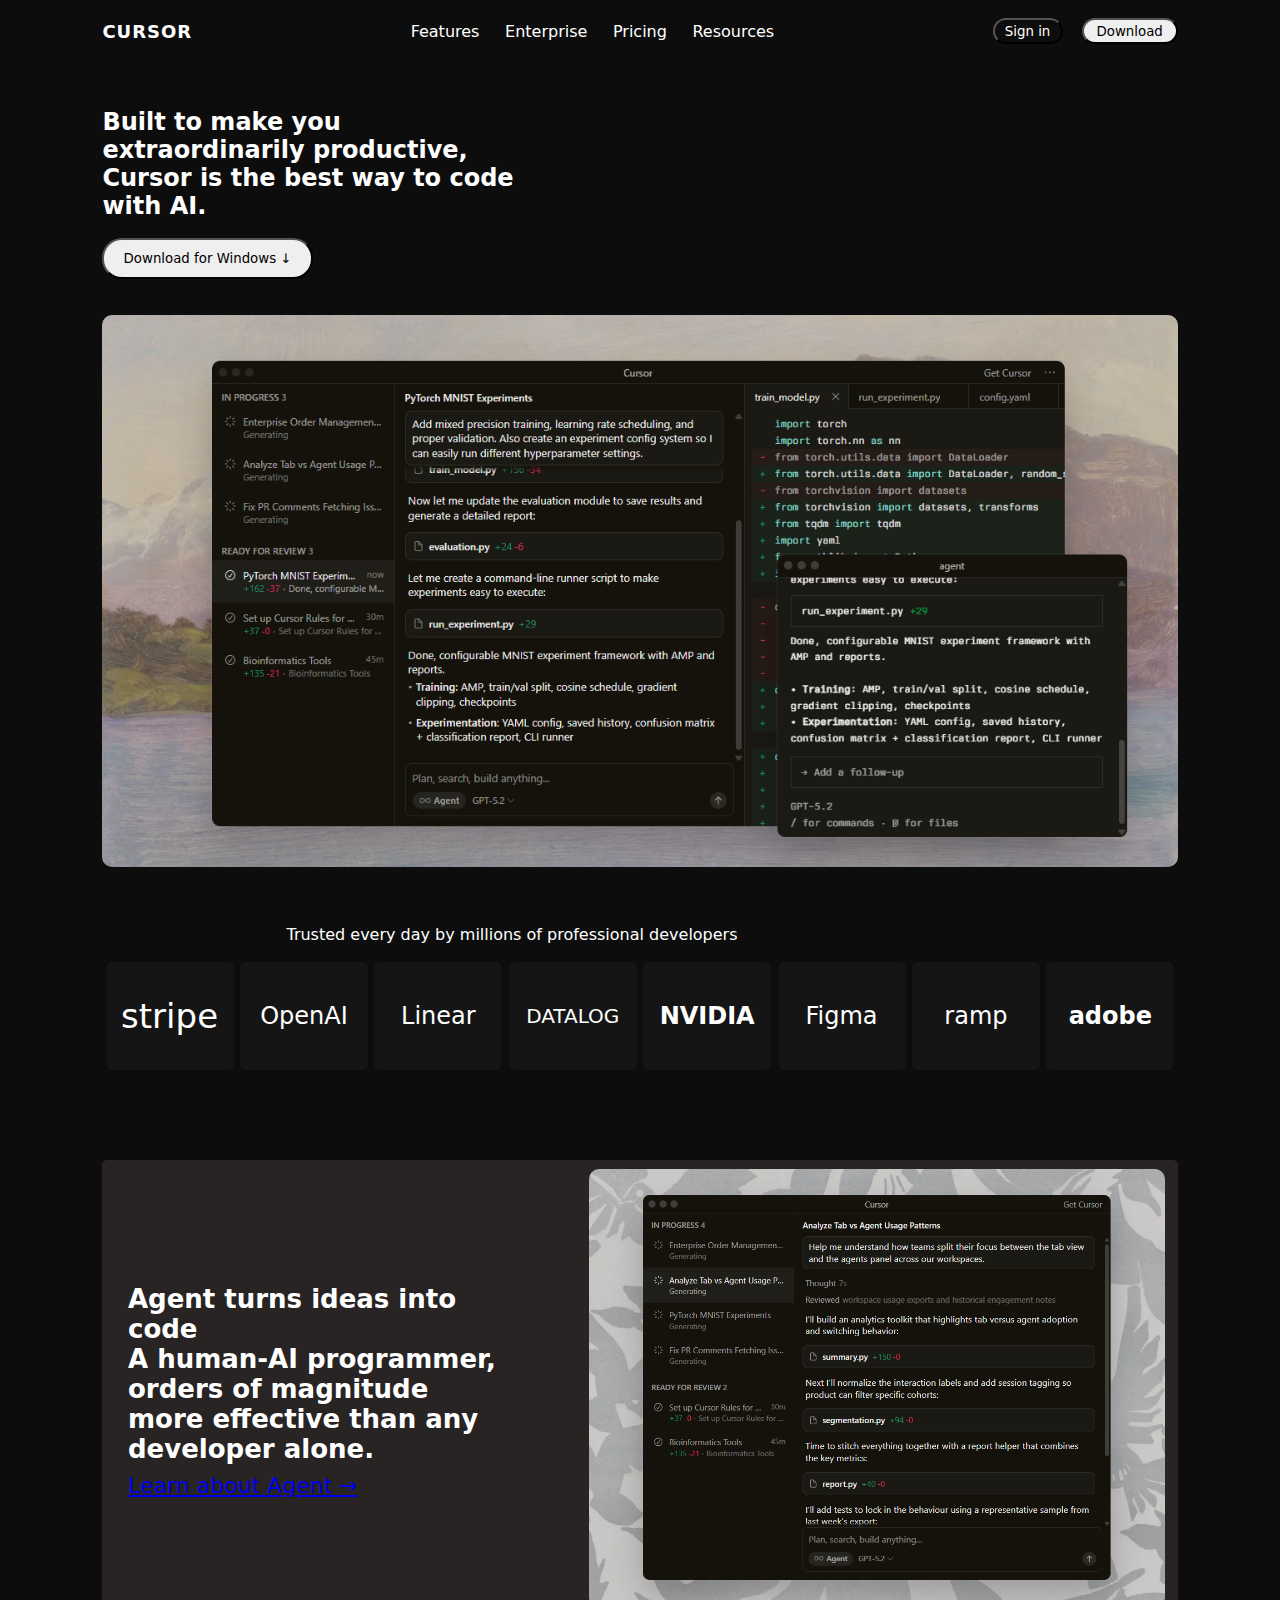
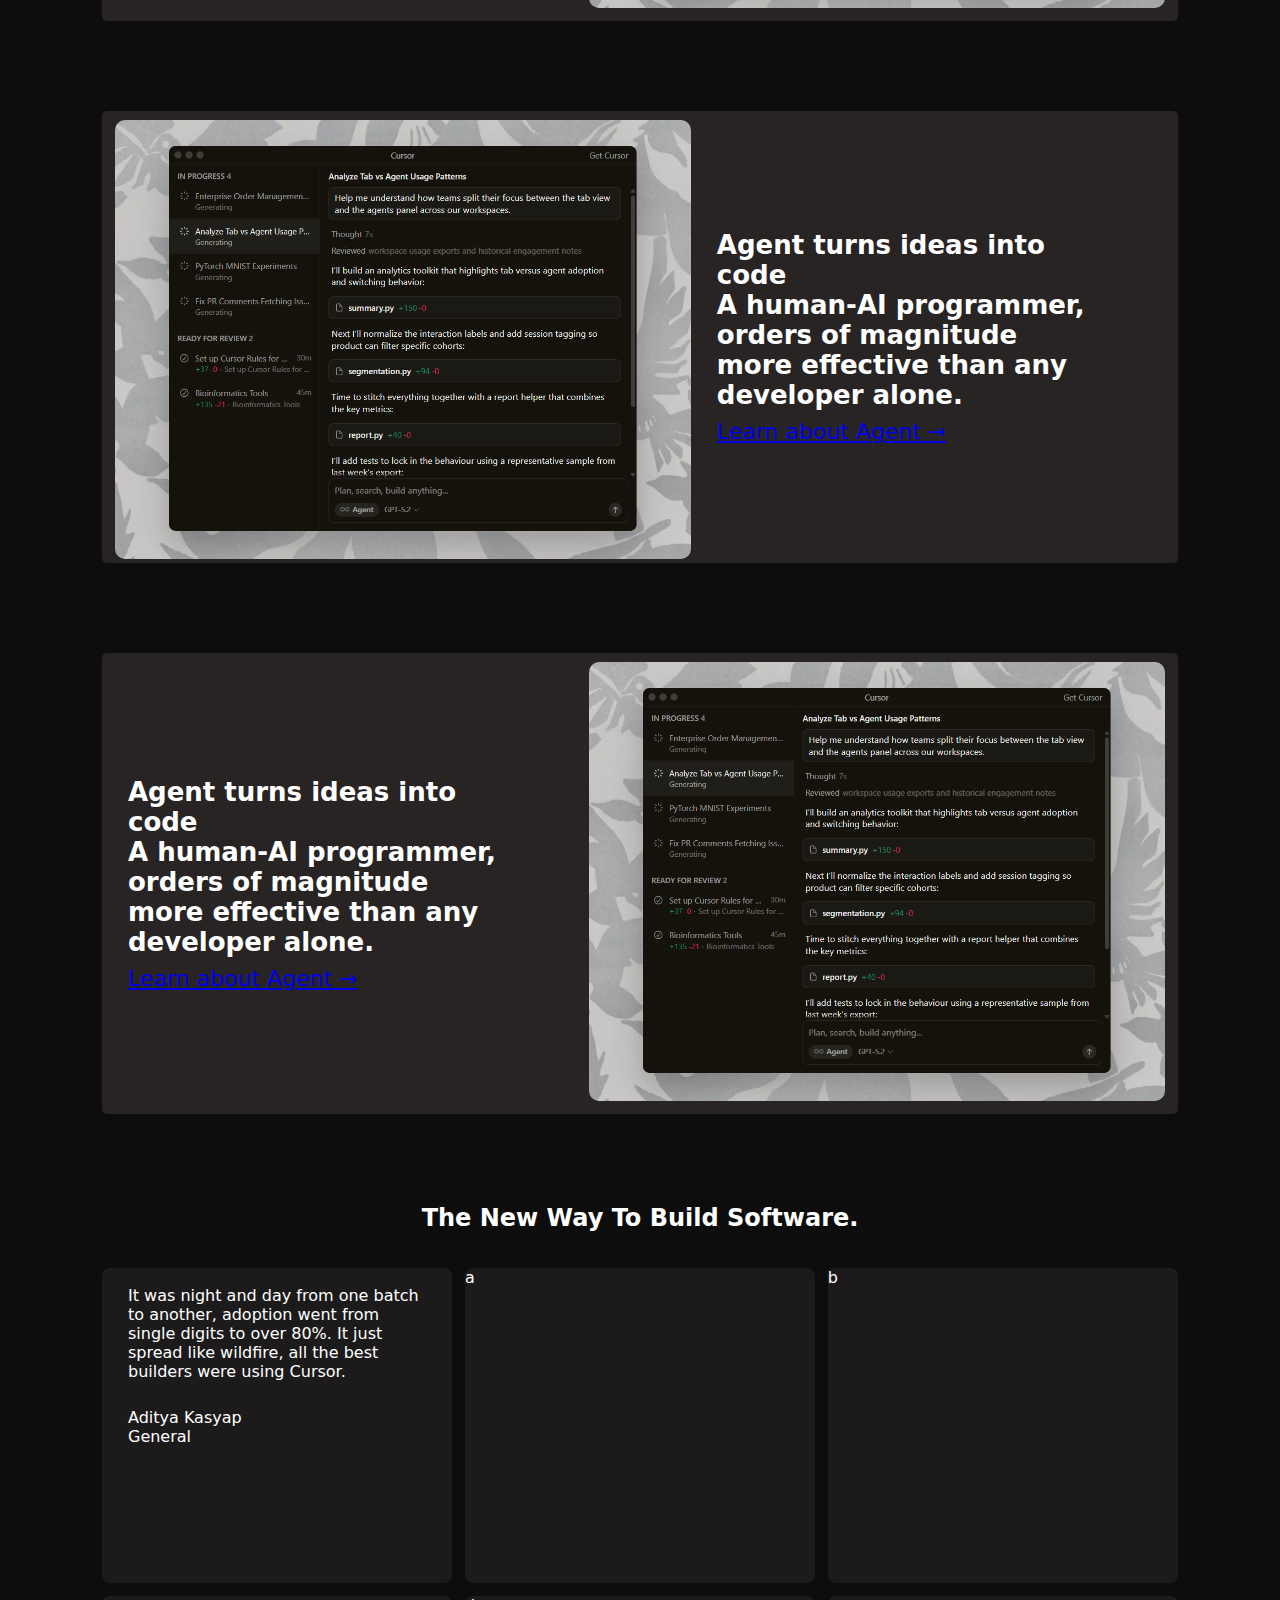
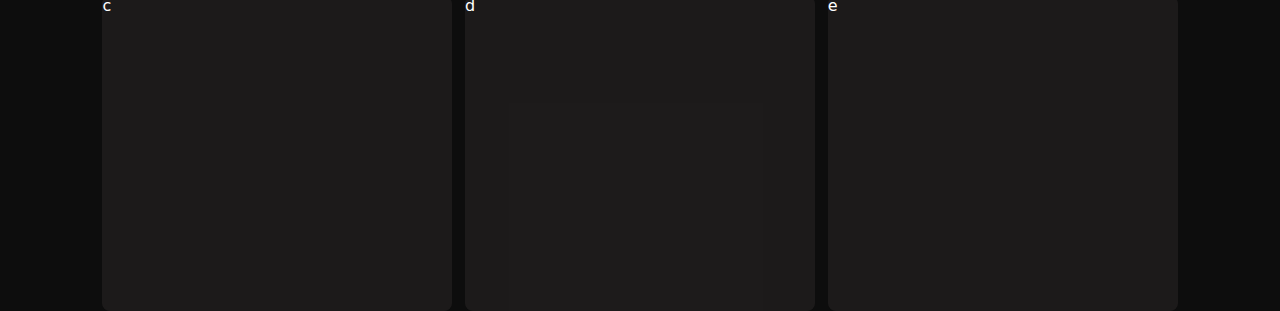
<file: cursor/index.html>
<!DOCTYPE html>
<html lang="en">
<head>
    <meta charset="UTF-8">
    <meta name="viewport" content="width=device-width, initial-scale=1.0">
    <title>Document</title>
    <link rel="stylesheet" href="style.css">

</head>
<body>
    <header class="header">
        <nav class="nav">
            <div class="logo">
                CURSOR
            </div>

            <ul type="none" class="links">
                <li>Features</li>
                <li>Enterprise</li>
                <li>Pricing</li>
                <li>Resources</li>
            </ul>

            <div class="buttons">
                <button class="signin">Sign in</button>
                <button class="Download">Download</button>
            </div>
        </nav>
    </header>

    <main>
        <section class="hero">
            <div>
                <h2>Built to make you extraordinarily productive, Cursor is the best way to code with AI.</h2>
            </div>

            <button >
                Download for Windows ↓
            </button>

        
        <div class="img1">
            <img src="Screenshot 2026-02-02 220413.png" alt="">
        </div>
        
        </section>
        <p class="para">Trusted every day by millions of professional developers</p>
        
        <section class="hero2">
            
            <div class="box1"> stripe </div>
            <div class="box2"> OpenAI </div>
            <div class="box3"> Linear </div>
            <div class="box4"> DATALOG </div>
            <div class="box5"> NVIDIA </div>
            <div class="box6"> Figma </div>
            <div class="box7"> ramp </div>
            <div class="box8"> adobe </div>
        </section>

        <section class="grid1">
            <div class="grid-text">
               <h3>
                <span class="primary">Agent turns ideas into code</span><br>
                <span class="secondary">
                A human-AI programmer, orders of magnitude more effective than any developer alone.
                </span>
               </h3>

               <a href="#" class="agent-link">Learn about Agent →</a>
            </div>

            <div class="grid-img">
                <img src="Screenshot 2026-02-03 005211.png" alt="gridimage" >
            </div>
        </section>

        <section class="grid1">
             <div class="grid-img-2">
                <img src="Screenshot 2026-02-03 005211.png" alt="gridimage" >
            </div>
            <div class="grid-text">
               <h3>
                <span class="primary">Agent turns ideas into code</span><br>
                <span class="secondary">
                A human-AI programmer, orders of magnitude more effective than any developer alone.
                </span>
               </h3>

               <a href="#" class="agent-link">Learn about Agent →</a>
            </div>

           
        </section>

        <section class="grid1">
            <div class="grid-text">
               <h3>
                <span class="primary">Agent turns ideas into code</span><br>
                <span class="secondary">
                A human-AI programmer, orders of magnitude more effective than any developer alone.
                </span>
               </h3>

               <a href="#" class="agent-link">Learn about Agent →</a>
            </div>

            <div class="grid-img">
                <img src="Screenshot 2026-02-03 005211.png" alt="gridimage" >
            </div>
        </section>

        <h2 class="box-text">The New Way To Build Software.</h2>
        <section class="grid2">

        <div class="card1">
            <p>
                It was night and day from one batch to another, adoption went from single digits to over 80%. It just spread like wildfire, all the best builders were using Cursor.
            </p>


            <p>
                Aditya Kasyap
                <br>
                General
            </p>

        </div>
        <div class="card2">
            a
        </div>

        <div class="card3">
            b
        </div>

        <div class="card4">
            c
        </div>

        <div class="card5">
            d
        </div>

        <div class="card6">
            e
        </div>
        </section>
        

    </main>

    <footer>

    </footer>
</body>
</html>
</file>
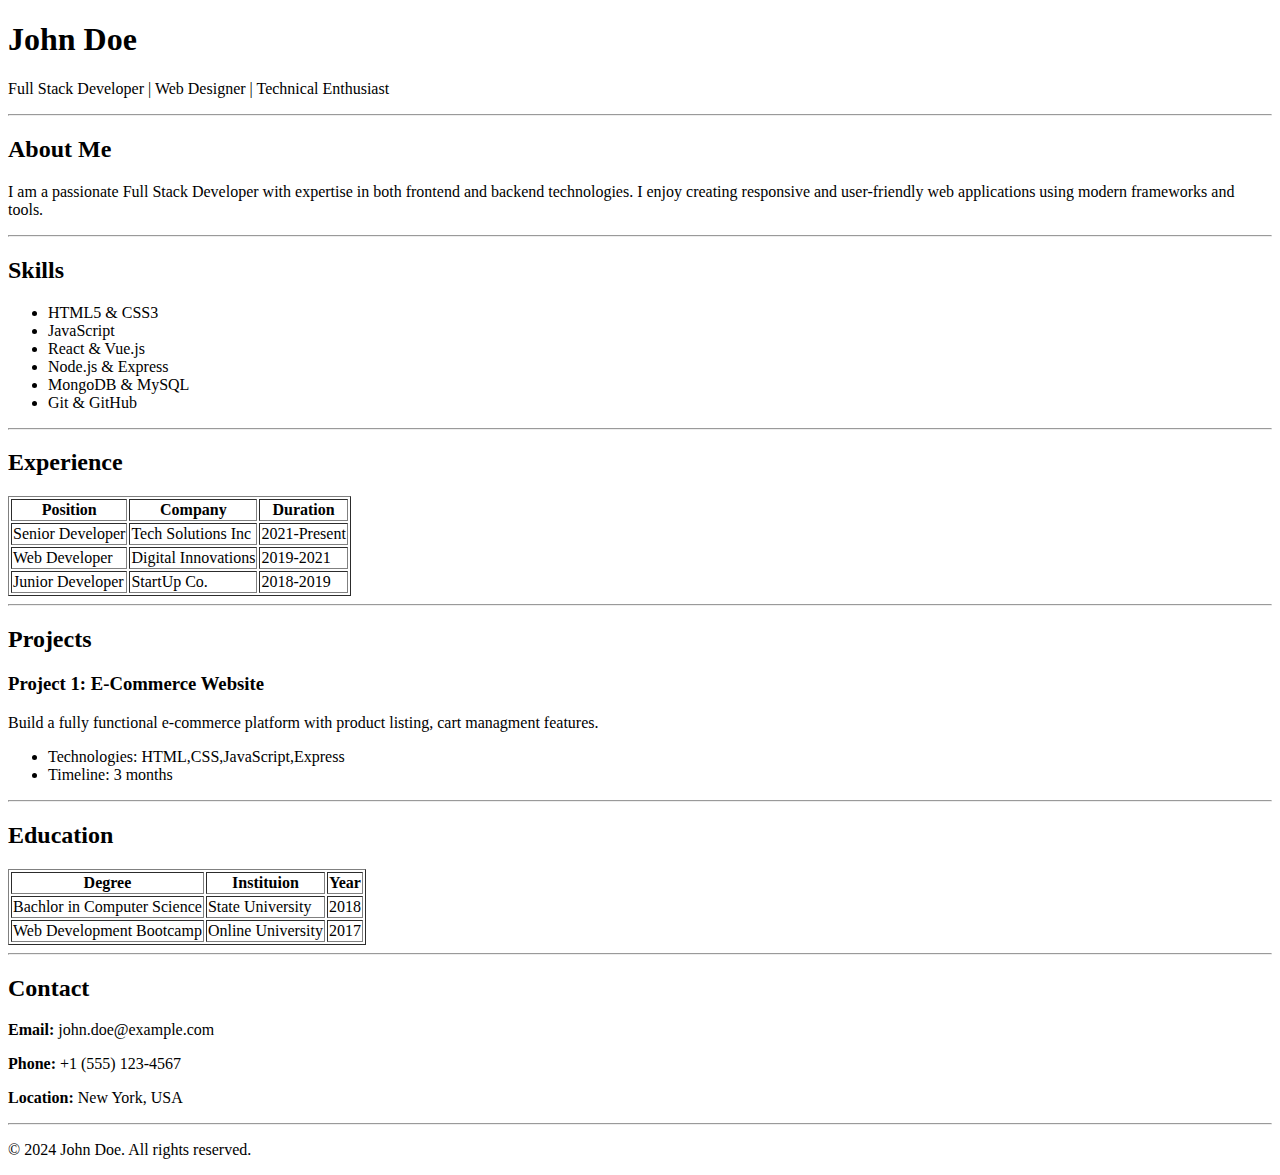
<file: resume.html>
<!DOCTYPE html>
<html lang="en">
<head>
    <meta charset="UTF-8">
    <meta name="viewport" content="width=device-width, initial-scale=1.0">
    <title>Resume</title>
</head>
<body>
    <h1>John Doe</h1>
    <p>Full Stack Developer | Web Designer | Technical Enthusiast</p>
    <hr>

    <h2>About Me</h2>
    <p>I am a passionate Full Stack Developer with expertise in both frontend and backend technologies. I enjoy creating responsive and user-friendly web applications using modern frameworks and tools.</p>

    <hr>
    <h2>Skills</h2>
    <ul>
        <li>HTML5 & CSS3</li>
        <li>JavaScript</li>
        <li>React & Vue.js</li>
        <li>Node.js & Express</li>
        <li>MongoDB & MySQL</li>
        <li>Git & GitHub</li>
    </ul>

    <hr>

    <h2>Experience</h2>
    <table border="1">
        <thead>
            <tr>
            <th>Position</th>
            <th>Company</th>
            <th>Duration</th>
            </tr>
        </thead>

        <tbody>
            <tr>
            <td>Senior Developer</td>
            <td>Tech Solutions Inc</td>
            <td>2021-Present</td>
            </tr>

            <tr>
            <td>Web Developer</td>
            <td>Digital Innovations </td>
            <td>2019-2021</td>
            </tr>

            <tr>
            <td>Junior Developer</td>
            <td>StartUp Co.</td>
            <td>2018-2019</td>
            </tr>

        </tbody>

    </table>
    <hr>

    <h2>Projects</h2>
    <h3>Project 1: E-Commerce Website</h3>
    <p>Build a fully functional e-commerce platform with product listing, cart managment features.</p>

    <ul>
        <li>Technologies: HTML,CSS,JavaScript,Express</li>
        <li>Timeline: 3 months</li>
    </ul>
    <hr>

    <h2>Education</h2>
    <table border="1">
        <thead>
            <tr>
            <th>Degree</th>
            <th>Instituion</th>
            <th>Year</th>
            </tr>
        </thead>

        <tbody>
            <tr>
            <td>Bachlor in Computer Science</td>
            <td>State University</td>
            <td>2018</td>
            </tr>

            <tr>
                <td>Web Development Bootcamp</td>
                <td>Online University</td>
                <td>2017</td>
            </tr>
        </tbody>
    </table>

    <hr>

    <h2>Contact</h2>

    <p><b>Email:</b> john.doe@example.com</p>
    <p><b>Phone:</b> +1 (555) 123-4567</p>
    <p><b>Location:</b> New York, USA</p>

    <hr>
    <p>© 2024 John Doe. All rights reserved.</p>


</body>
</html>
</file>
<file: cursor/style.css>
*{
    padding: 0;
    margin: 0;
    box-sizing: border-box;
    font-family: system-ui, -apple-system, BlinkMacSystemFont, sans-serif;
}

body{
    background-color: #0d0d0d;
    color: #ffffff;
    height: 200vh;
}

.header{
    /* width: 100%; */
    width: 100vw;
    position: fixed;
    top: 0;
    background-color: #0d0d0d;
}

.nav {
    display: flex;
    justify-content: space-between;
    align-items: center;

    /* padding: 10px 100px; */
    padding: 2vh 8vw;
}

.logo{
    font-size: 18px;
    font-weight: 600;
    letter-spacing: 1px;
}

.links{
    display: flex;

    /* gap: 26px; */
    gap: 2vw;
}

.links li:hover{
    color: #ffffff8f;
    cursor: pointer;
}

.buttons{
    display: flex;

    /* gap: 20px; */
    gap: 1.5vw;
}

.signin{
    background: transparent;
    color: #ffffff;
    border-radius: 99px;

    /* padding: 2px 8px 2px 8px; */
    padding: 0.4vh 0.8vw;

    cursor: pointer;
}

.signin:hover{
    border-color: #555;
    background-color: #0d0d0d47;
}

.Download{
    border-radius: 99px;

    /* padding: 2px 9px 2px 9px; */
    padding: 0.4vh 1vw;
}

.Download:hover{
    background-color: #ffffffb6;
    cursor: pointer;
}

.hero {
    /* padding: 120px 100px 60px 100px; */
    padding: 12vh 8vw 6vh 8vw;
}

.hero h2{
    /* max-width: 550px; */
    max-width: 35vw;

    /* margin-bottom: 20px; */
    margin-bottom: 2vh;

    font-size: 24px;
}

.hero button{
    /* padding: 10px 20px 10px 20px; */
    padding: 1.2vh 1.5vw;

    border-radius: 20px;
    font-weight:500;
}

.hero button:hover{
    background-color: #ffffffb6;
    cursor: pointer;
}

.img1{
   /* margin-top: 40px; */
   margin-top: 4vh;
}

.img1 img{
  border-radius: 10px;

  /* no width earlier */
  width: 100%;
}

.para{
    display: flex;
    justify-content: center;

    /* margin-bottom: 20px; */
    margin-bottom: 2vh;

    /* width: 80vw auto; */
    width: 80vw;
}

.hero2 {
    display: flex;
    justify-content: space-around;

    /* margin: 0px 100px 0px 100px; */
    margin: 0 8vw;
}

.hero2 div{
    display: flex;
    justify-content: center;
    align-items: center;
    border-radius: 6px;

    /* padding: 10px 10px 10px 10px; */
    padding: 1vh 1vw;

    /* height: 100px; */
    height: 12vh;

    /* width: 155px; */
    width: 10vw;

    cursor: pointer;
    background-color: #1d1c1c8e;
}

.hero2 .box1{ font-size: 34px; }
.hero2 .box2{ font-size: 24px; font-weight: 500; }
.hero2 .box3{ font-size: 24px; }
.hero2 .box4{ font-size: 20px; }
.hero2 .box5{ font-size: 24px; font-weight: 600; }
.hero2 .box6{ font-size: 24px; }
.hero2 .box7{ font-size: 24px; }
.hero2 .box8{ font-size: 24px; font-weight: 600; }

.grid1{
    background-color: #282424;
    display: grid;
    grid-template-columns: 1fr 1.5fr;

    /* margin: 100px 100px 100px 100px; */
    margin: 10vh 8vw;

    border-radius: 5px;
}

.grid-text{
    display: flex;
    flex-direction: column;
    align-items: flex-start;
    justify-content: center;

    /* margin-left: 30px; */
    margin-left: 2vw;

    /* max-width: 480px; */
    max-width: 30vw;
}

.grid-text h3 {
  font-size: 26px;

  /* margin-bottom: 10px; */
  margin-bottom: 1vh;
}

.agent-link {
  font-size: 22px;
}

.grid-img{
    /* padding: 10px 10px 10px 10px; */
    padding: 1vh 1vw;

    /* margin-left: 100px; */
    margin-left: 5vw;
}

.grid-img img{
    /* width: 800px; */
    width: 45vw;

    max-width: 800px;
    border-radius: 10px;
}

.grid-img-2 img{
    /* width: 800px; */
    width: 45vw;

    max-width: 800px;
    border-radius: 10px;

    /* margin-left: 10px; */
    margin-left: 1vw;

    /* margin-top: 10px; */
    margin-top: 1vh;
}

.grid2{
    display: grid;
    grid-template-columns: 1fr 1fr 1fr;

    /* margin-right: 100px; */
    /* margin-left: 100px; */
    margin: 0 8vw;

    /* gap: 10px; */
    gap: 1vw;
}

.grid2 div{
    border-radius: 8px;
    background-color: #36313165;

    /* height: 300px; */
    height: 35vh;
}

.box-text{
    text-align: center;

    /* margin-bottom: 40px; */
    margin-bottom: 4vh;
}

.card1 p{
    /* max-width: 370px; */
    max-width: 25vw;

    /* margin: 10px 10px 10px 10px; */
    margin: 1vh 1vw;

    /* padding: 10px 10px 10px 10px; */
    padding: 1vh 1vw;
}
</file>
